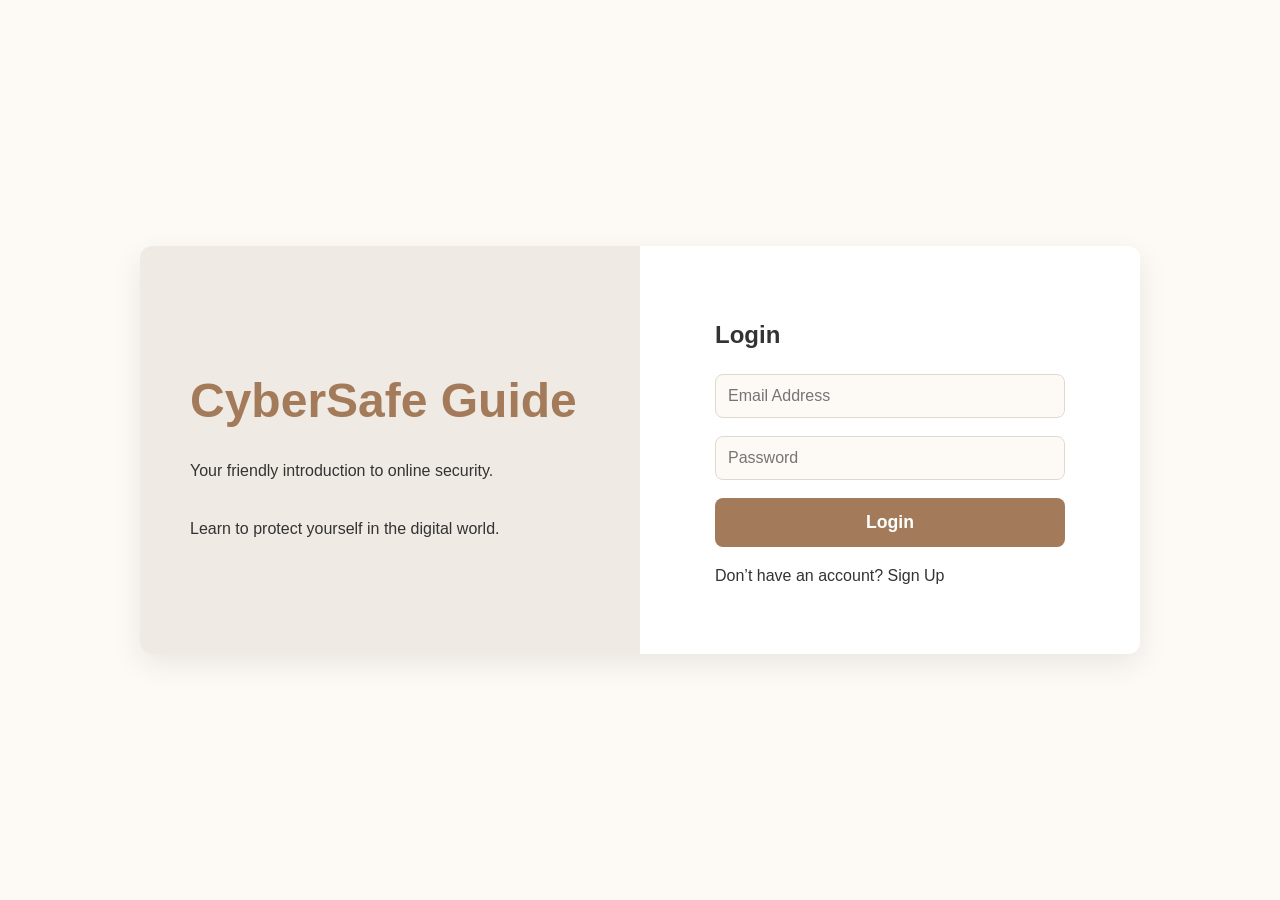
<file: frontend/pages/index.html>
<!DOCTYPE html>
<html lang="en">
<head>
    <meta charset="UTF-8">
    <meta name="viewport" content="width=device-width, initial-scale=1.0">
    <title>Welcome to CyberSafe Guide</title>
    <link rel="stylesheet" href="../css/style.css">
</head>
<body class="login-page-body">

    <div class="split-container">

        <!-- Left Side -->
        <div class="welcome-section">
            <h1>CyberSafe Guide</h1>
            <p>Your friendly introduction to online security.</p>
            <p>Learn to protect yourself in the digital world.</p>
        </div>

        <!-- Right Side -->
        <div class="form-section">

            <!-- LOGIN FORM -->
            <form class="login-form" id="loginForm">
                <h2>Login</h2>

                <input type="email" id="loginEmail" placeholder="Email Address" required>
                <input type="password" id="loginPassword" placeholder="Password" required>

                <button type="submit" class="button">Login</button>

                <p class="form-footer">
                    Don’t have an account?
                    <span class="register-link" onclick="toggleForm()">Sign Up</span>
                </p>
            </form>

            <!-- SIGNUP FORM -->
            <form class="login-form" id="signupForm" style="display: none;">
                <h2>Sign Up</h2>

                <input type="email" id="signupEmail" placeholder="Email Address" required>
                <input type="password" id="signupPassword" placeholder="Password" required>

                <button type="submit" class="button">Create Account</button>

                <p class="form-footer">
                    Already have an account?
                    <span class="register-link" onclick="toggleForm()">Login</span>
                </p>
            </form>

        </div>
    </div>

<script>
const API_URL = "http://127.0.0.1:8000";

// -------- Toggle Login/Signup -------- //
function toggleForm() {
    const loginForm = document.getElementById("loginForm");
    const signupForm = document.getElementById("signupForm");

    loginForm.style.display = loginForm.style.display === "none" ? "block" : "none";
    signupForm.style.display = signupForm.style.display === "none" ? "block" : "none";
}

// -------- LOGIN -------- //
document.getElementById("loginForm").addEventListener("submit", async (e) => {
    e.preventDefault();

    const email = document.getElementById("loginEmail").value;
    const password = document.getElementById("loginPassword").value;

    const res = await fetch(`${API_URL}/login`, {
        method: "POST",
        headers: {"Content-Type": "application/json"},
        body: JSON.stringify({ email, password })
    });

    const data = await res.json();

    if (data.error) {
        alert(data.error);
        return;
    }

    // Save session
    localStorage.setItem("user_id", data.user_id);
    localStorage.setItem("username", data.username);

    alert(`Welcome ${data.username}!`);

    // Redirect
    window.location.href = "community.html";
});


// -------- SIGNUP -------- //
document.getElementById("signupForm").addEventListener("submit", async (e) => {
    e.preventDefault();

    const email = document.getElementById("signupEmail").value;
    const password = document.getElementById("signupPassword").value;

    const res = await fetch(`${API_URL}/signup`, {
        method: "POST",
        headers: {"Content-Type": "application/json"},
        body: JSON.stringify({ email, password })
    });

    const data = await res.json();

    if (data.error) {
        alert(data.error);
        return;
    }

    alert("Account created! Please login.");
    toggleForm();
});
</script>

</body>
</html>
</file>
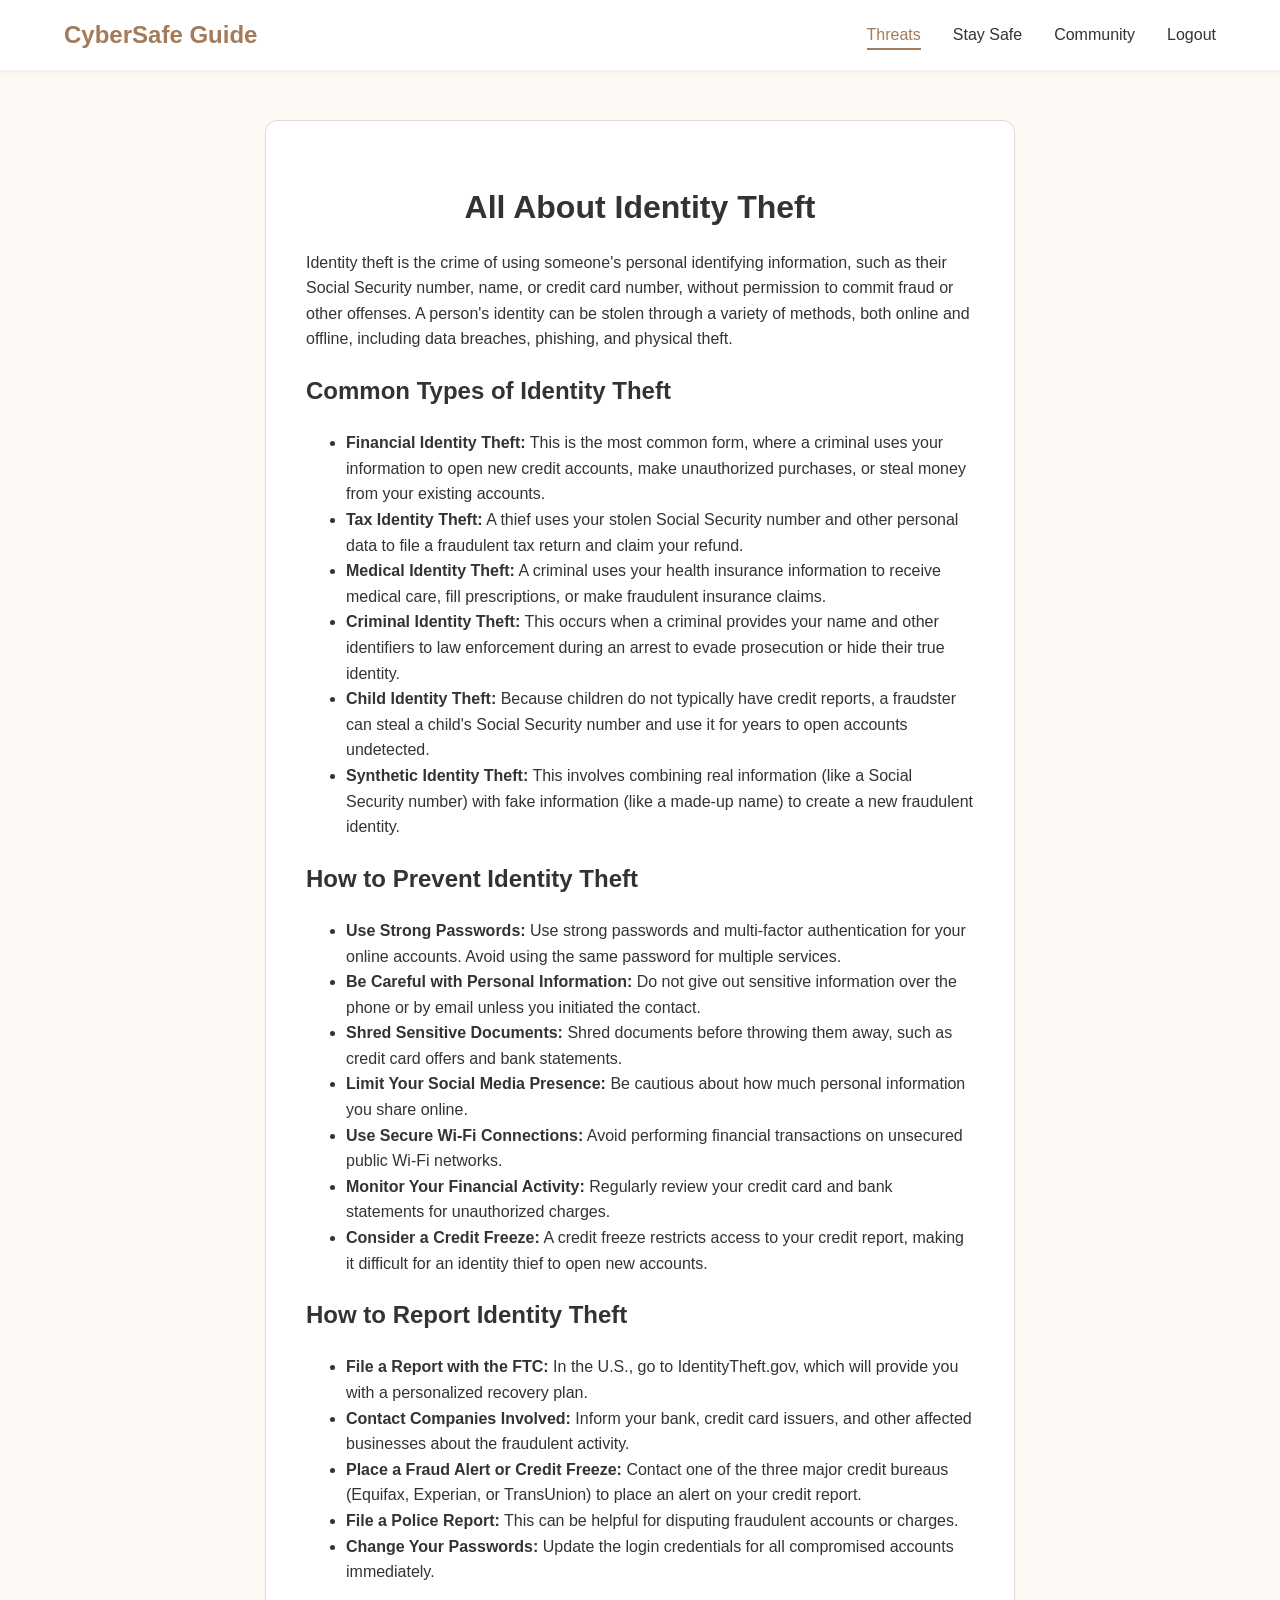
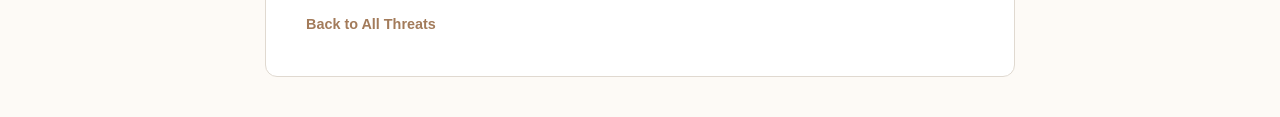
<file: frontend/pages/identity-theft.html>
<!DOCTYPE html>
<html lang="en">
<head>
    <meta charset="UTF-8">
    <meta name="viewport" content="width=device-width, initial-scale=1.0">
    <title>What Is Identity Theft? - CyberSafe Guide</title>
    <link rel="stylesheet" href="/frontend/css/style.css">
</head>
<body>
    <header>
        <nav class="main-nav">
            <div class="logo">CyberSafe Guide</div>
            <ul>
                <li><a href="threats.html" class="active">Threats</a></li>
                <li><a href="safety.html">Stay Safe</a></li>
                <li><a href="community.html">Community</a></li>
                <li><a href="index.html">Logout</a></li>
            </ul>
        </nav>
    </header>

    <main class="content-page">
        <div class="single-post">
            <h1>All About Identity Theft</h1>
            <p class="post-intro">Identity theft is the crime of using someone's personal identifying information, such as their Social Security number, name, or credit card number, without permission to commit fraud or other offenses. A person's identity can be stolen through a variety of methods, both online and offline, including data breaches, phishing, and physical theft.</p>
            
            <h2>Common Types of Identity Theft</h2>
            <ul>
                <li><strong>Financial Identity Theft:</strong> This is the most common form, where a criminal uses your information to open new credit accounts, make unauthorized purchases, or steal money from your existing accounts.</li>
                <li><strong>Tax Identity Theft:</strong> A thief uses your stolen Social Security number and other personal data to file a fraudulent tax return and claim your refund.</li>
                <li><strong>Medical Identity Theft:</strong> A criminal uses your health insurance information to receive medical care, fill prescriptions, or make fraudulent insurance claims.</li>
                <li><strong>Criminal Identity Theft:</strong> This occurs when a criminal provides your name and other identifiers to law enforcement during an arrest to evade prosecution or hide their true identity.</li>
                <li><strong>Child Identity Theft:</strong> Because children do not typically have credit reports, a fraudster can steal a child's Social Security number and use it for years to open accounts undetected.</li>
                <li><strong>Synthetic Identity Theft:</strong> This involves combining real information (like a Social Security number) with fake information (like a made-up name) to create a new fraudulent identity.</li>
            </ul>

            <h2>How to Prevent Identity Theft</h2>
            <ul>
                <li><strong>Use Strong Passwords:</strong> Use strong passwords and multi-factor authentication for your online accounts. Avoid using the same password for multiple services.</li>
                <li><strong>Be Careful with Personal Information:</strong> Do not give out sensitive information over the phone or by email unless you initiated the contact.</li>
                <li><strong>Shred Sensitive Documents:</strong> Shred documents before throwing them away, such as credit card offers and bank statements.</li>
                <li><strong>Limit Your Social Media Presence:</strong> Be cautious about how much personal information you share online.</li>
                <li><strong>Use Secure Wi-Fi Connections:</strong> Avoid performing financial transactions on unsecured public Wi-Fi networks.</li>
                <li><strong>Monitor Your Financial Activity:</strong> Regularly review your credit card and bank statements for unauthorized charges.</li>
                <li><strong>Consider a Credit Freeze:</strong> A credit freeze restricts access to your credit report, making it difficult for an identity thief to open new accounts.</li>
            </ul>

            <h2>How to Report Identity Theft</h2>
            <ul>
                <li><strong>File a Report with the FTC:</strong> In the U.S., go to IdentityTheft.gov, which will provide you with a personalized recovery plan.</li>
                <li><strong>Contact Companies Involved:</strong> Inform your bank, credit card issuers, and other affected businesses about the fraudulent activity.</li>
                <li><strong>Place a Fraud Alert or Credit Freeze:</strong> Contact one of the three major credit bureaus (Equifax, Experian, or TransUnion) to place an alert on your credit report.</li>
                <li><strong>File a Police Report:</strong> This can be helpful for disputing fraudulent accounts or charges.</li>
                <li><strong>Change Your Passwords:</strong> Update the login credentials for all compromised accounts immediately.</li>
            </ul>

            <a href="threats.html" class="card-link">
                <span class="card-cta">Back to All Threats</span>
            </a>
        </div>
    </main>
</body>
</html>
</file>
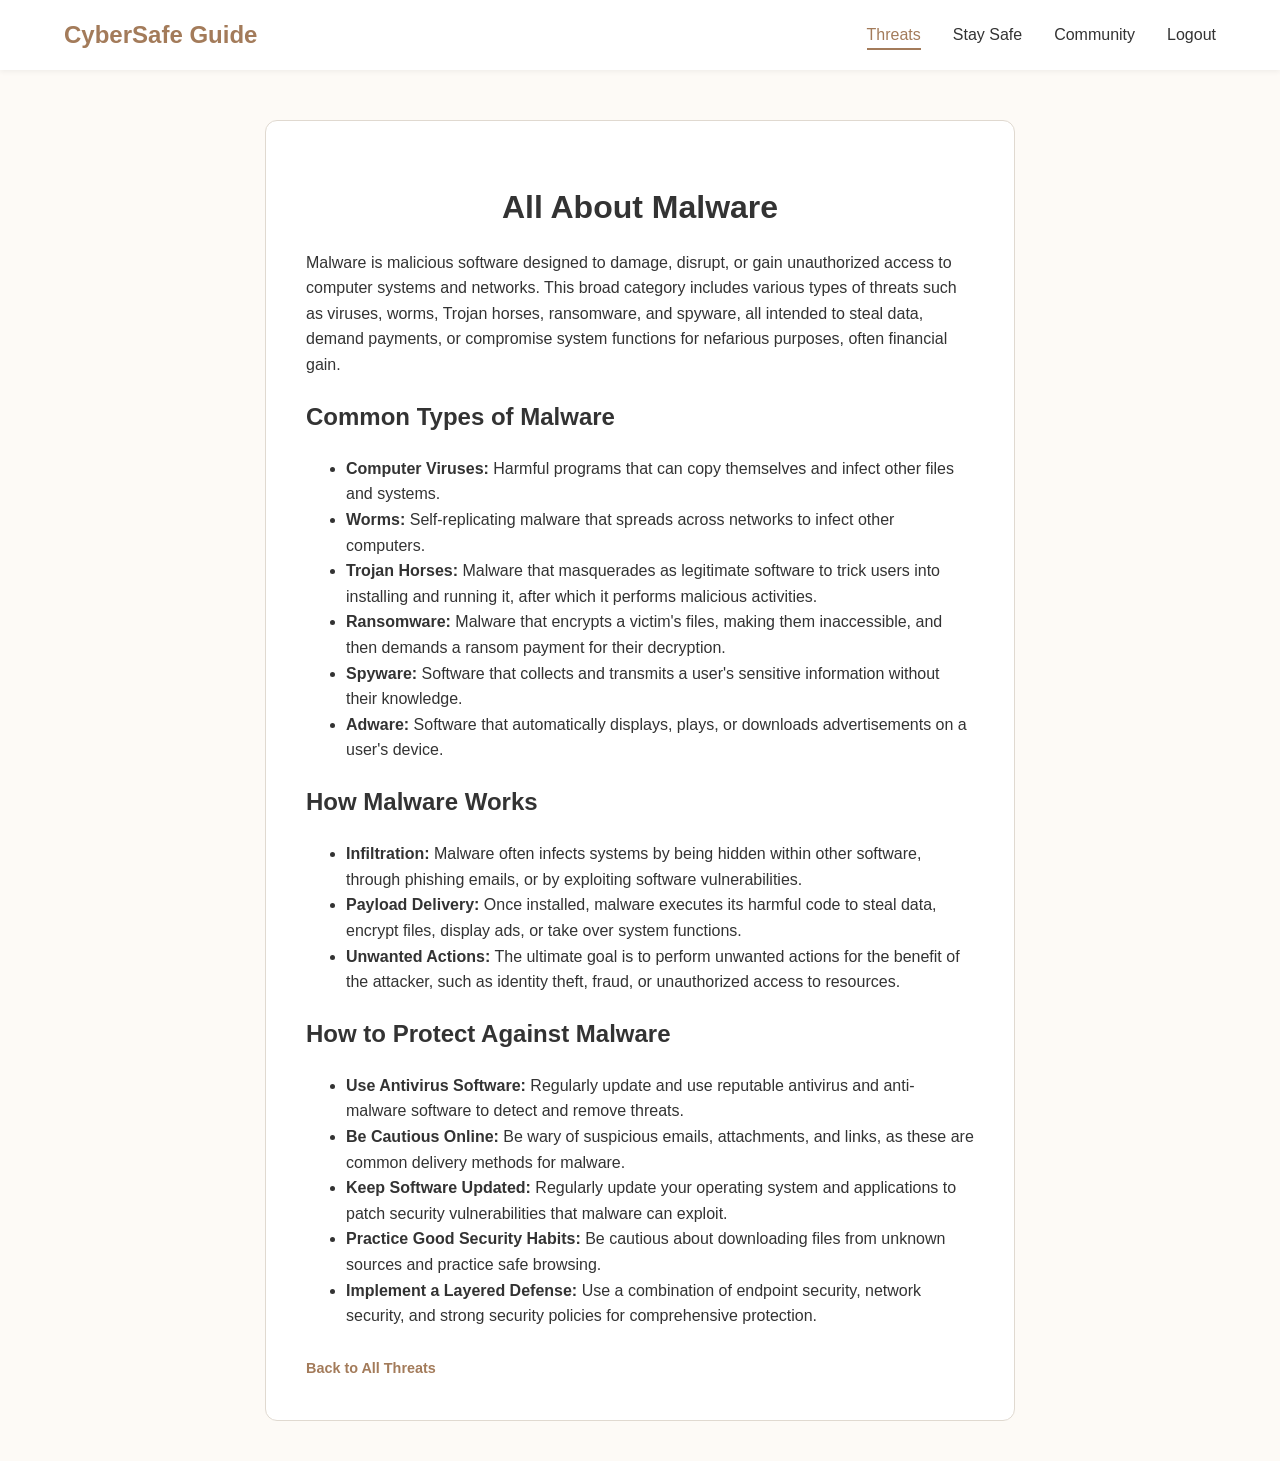
<file: frontend/pages/malware.html>
<!DOCTYPE html>
<html lang="en">
<head>
    <meta charset="UTF-8">
    <meta name="viewport" content="width=device-width, initial-scale=1.0">
    <title>What Is Malware? - CyberSafe Guide</title>
    <link rel="stylesheet" href="/frontend/css/style.css">
</head>
<body>
    <header>
        <nav class="main-nav">
            <div class="logo">CyberSafe Guide</div>
            <ul>
                <li><a href="threats.html" class="active">Threats</a></li>
                <li><a href="safety.html">Stay Safe</a></li>
                <li><a href="community.html">Community</a></li>
                <li><a href="index.html">Logout</a></li>
            </ul>
        </nav>
    </header>

    <main class="content-page">
        <div class="single-post">
            <h1>All About Malware</h1>
            <p class="post-intro">Malware is malicious software designed to damage, disrupt, or gain unauthorized access to computer systems and networks. This broad category includes various types of threats such as viruses, worms, Trojan horses, ransomware, and spyware, all intended to steal data, demand payments, or compromise system functions for nefarious purposes, often financial gain.</p>
            
            <h2>Common Types of Malware</h2>
            <ul>
                <li><strong>Computer Viruses:</strong> Harmful programs that can copy themselves and infect other files and systems.</li>
                <li><strong>Worms:</strong> Self-replicating malware that spreads across networks to infect other computers.</li>
                <li><strong>Trojan Horses:</strong> Malware that masquerades as legitimate software to trick users into installing and running it, after which it performs malicious activities.</li>
                <li><strong>Ransomware:</strong> Malware that encrypts a victim's files, making them inaccessible, and then demands a ransom payment for their decryption.</li>
                <li><strong>Spyware:</strong> Software that collects and transmits a user's sensitive information without their knowledge.</li>
                <li><strong>Adware:</strong> Software that automatically displays, plays, or downloads advertisements on a user's device.</li>
            </ul>

            <h2>How Malware Works</h2>
            <ul>
                <li><strong>Infiltration:</strong> Malware often infects systems by being hidden within other software, through phishing emails, or by exploiting software vulnerabilities.</li>
                <li><strong>Payload Delivery:</strong> Once installed, malware executes its harmful code to steal data, encrypt files, display ads, or take over system functions.</li>
                <li><strong>Unwanted Actions:</strong> The ultimate goal is to perform unwanted actions for the benefit of the attacker, such as identity theft, fraud, or unauthorized access to resources.</li>
            </ul>

            <h2>How to Protect Against Malware</h2>
            <ul>
                <li><strong>Use Antivirus Software:</strong> Regularly update and use reputable antivirus and anti-malware software to detect and remove threats.</li>
                <li><strong>Be Cautious Online:</strong> Be wary of suspicious emails, attachments, and links, as these are common delivery methods for malware.</li>
                <li><strong>Keep Software Updated:</strong> Regularly update your operating system and applications to patch security vulnerabilities that malware can exploit.</li>
                <li><strong>Practice Good Security Habits:</strong> Be cautious about downloading files from unknown sources and practice safe browsing.</li>
                <li><strong>Implement a Layered Defense:</strong> Use a combination of endpoint security, network security, and strong security policies for comprehensive protection.</li>
            </ul>

            <a href="threats.html" class="card-link">
                <span class="card-cta">Back to All Threats</span>
            </a>
        </div>
    </main>
</body>
</html>
</file>
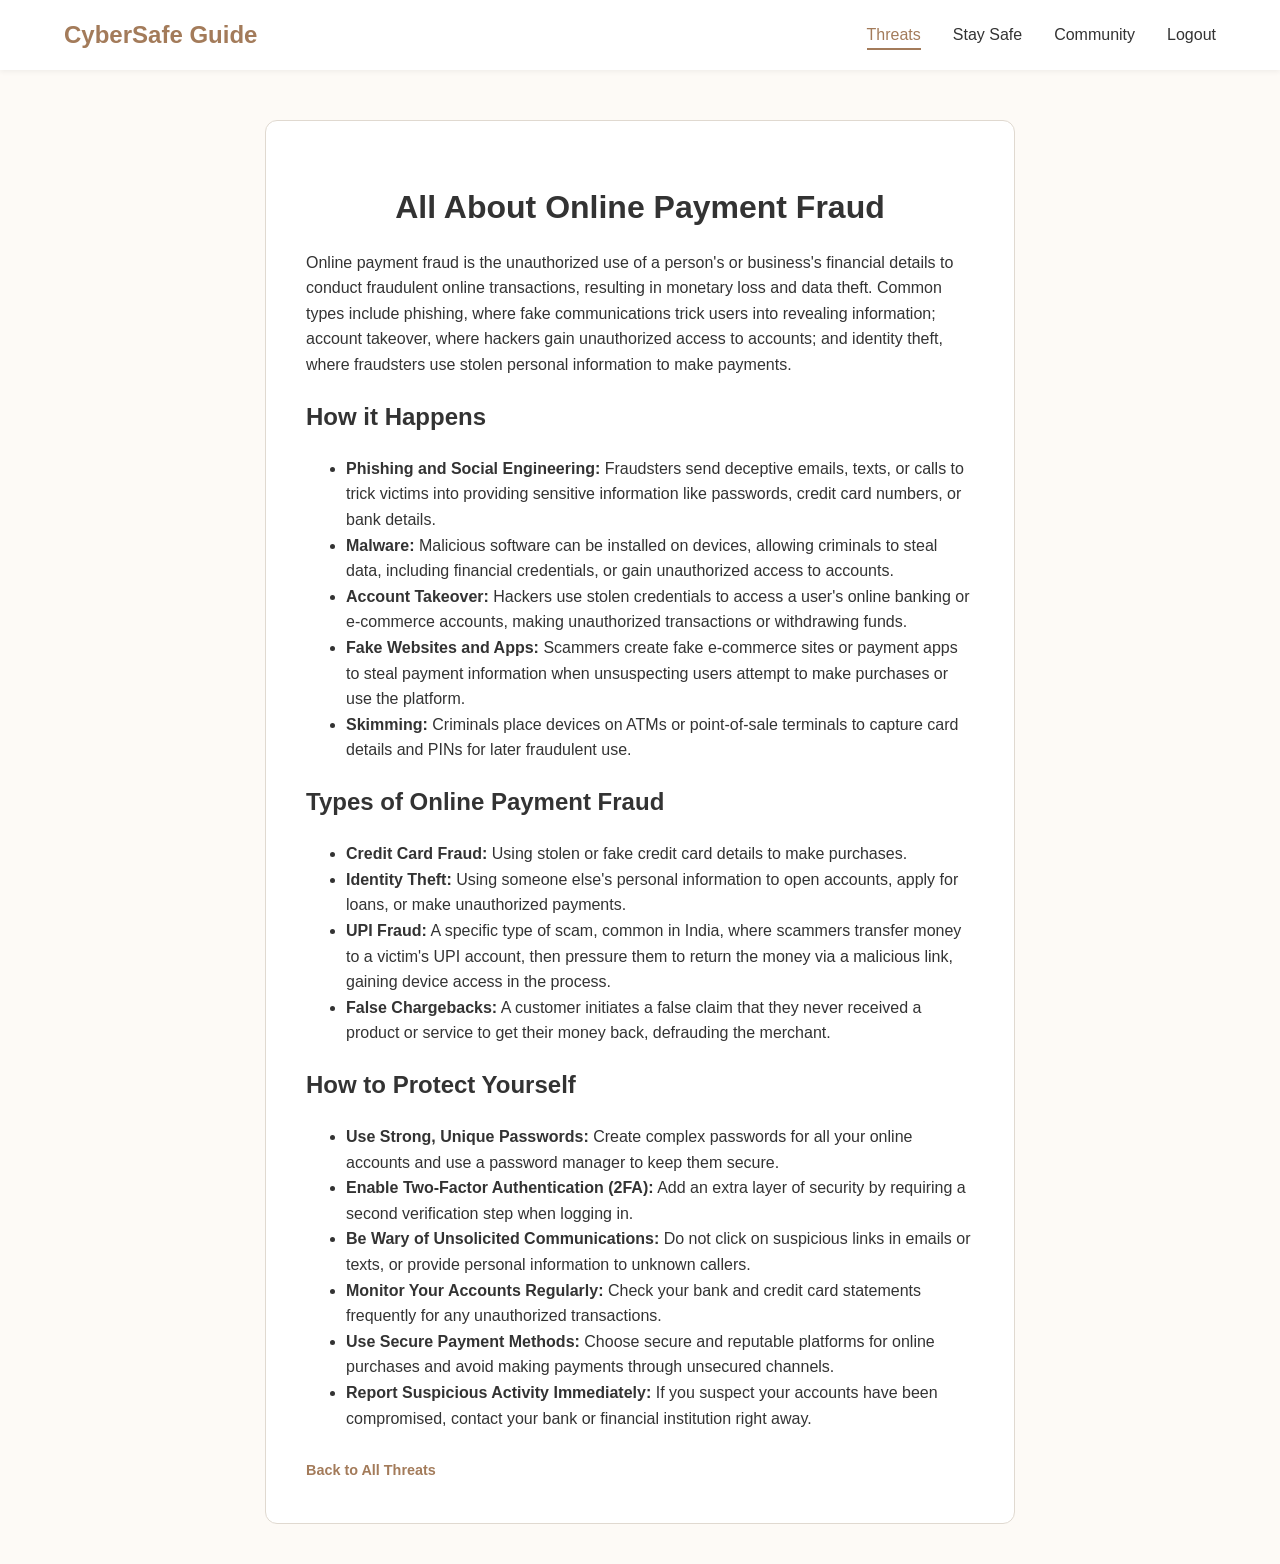
<file: frontend/pages/payment-fraud.html>
<!DOCTYPE html>
<html lang="en">
<head>
    <meta charset="UTF-8">
    <meta name="viewport" content="width=device-width, initial-scale=1.0">
    <title>What Is Online Payment Fraud? - CyberSafe Guide</title>
    <link rel="stylesheet" href="/frontend/css/style.css">
</head>
<body>
    <header>
        <nav class="main-nav">
            <div class="logo">CyberSafe Guide</div>
            <ul>
                <li><a href="threats.html" class="active">Threats</a></li>
                <li><a href="safety.html">Stay Safe</a></li>
                <li><a href="community.html">Community</a></li>
                <li><a href="index.html">Logout</a></li>
            </ul>
        </nav>
    </header>

    <main class="content-page">
        <div class="single-post">
            <h1>All About Online Payment Fraud</h1>
            <p class="post-intro">Online payment fraud is the unauthorized use of a person's or business's financial details to conduct fraudulent online transactions, resulting in monetary loss and data theft. Common types include phishing, where fake communications trick users into revealing information; account takeover, where hackers gain unauthorized access to accounts; and identity theft, where fraudsters use stolen personal information to make payments.</p>
            
            <h2>How it Happens</h2>
            <ul>
                <li><strong>Phishing and Social Engineering:</strong> Fraudsters send deceptive emails, texts, or calls to trick victims into providing sensitive information like passwords, credit card numbers, or bank details.</li>
                <li><strong>Malware:</strong> Malicious software can be installed on devices, allowing criminals to steal data, including financial credentials, or gain unauthorized access to accounts.</li>
                <li><strong>Account Takeover:</strong> Hackers use stolen credentials to access a user's online banking or e-commerce accounts, making unauthorized transactions or withdrawing funds.</li>
                <li><strong>Fake Websites and Apps:</strong> Scammers create fake e-commerce sites or payment apps to steal payment information when unsuspecting users attempt to make purchases or use the platform.</li>
                <li><strong>Skimming:</strong> Criminals place devices on ATMs or point-of-sale terminals to capture card details and PINs for later fraudulent use.</li>
            </ul>

            <h2>Types of Online Payment Fraud</h2>
            <ul>
                <li><strong>Credit Card Fraud:</strong> Using stolen or fake credit card details to make purchases.</li>
                <li><strong>Identity Theft:</strong> Using someone else's personal information to open accounts, apply for loans, or make unauthorized payments.</li>
                <li><strong>UPI Fraud:</strong> A specific type of scam, common in India, where scammers transfer money to a victim's UPI account, then pressure them to return the money via a malicious link, gaining device access in the process.</li>
                <li><strong>False Chargebacks:</strong> A customer initiates a false claim that they never received a product or service to get their money back, defrauding the merchant.</li>
            </ul>

            <h2>How to Protect Yourself</h2>
            <ul>
                <li><strong>Use Strong, Unique Passwords:</strong> Create complex passwords for all your online accounts and use a password manager to keep them secure.</li>
                <li><strong>Enable Two-Factor Authentication (2FA):</strong> Add an extra layer of security by requiring a second verification step when logging in.</li>
                <li><strong>Be Wary of Unsolicited Communications:</strong> Do not click on suspicious links in emails or texts, or provide personal information to unknown callers.</li>
                <li><strong>Monitor Your Accounts Regularly:</strong> Check your bank and credit card statements frequently for any unauthorized transactions.</li>
                <li><strong>Use Secure Payment Methods:</strong> Choose secure and reputable platforms for online purchases and avoid making payments through unsecured channels.</li>
                <li><strong>Report Suspicious Activity Immediately:</strong> If you suspect your accounts have been compromised, contact your bank or financial institution right away.</li>
            </ul>

            <a href="threats.html" class="card-link">
                <span class="card-cta">Back to All Threats</span>
            </a>
        </div>
    </main>
</body>
</html>
</file>
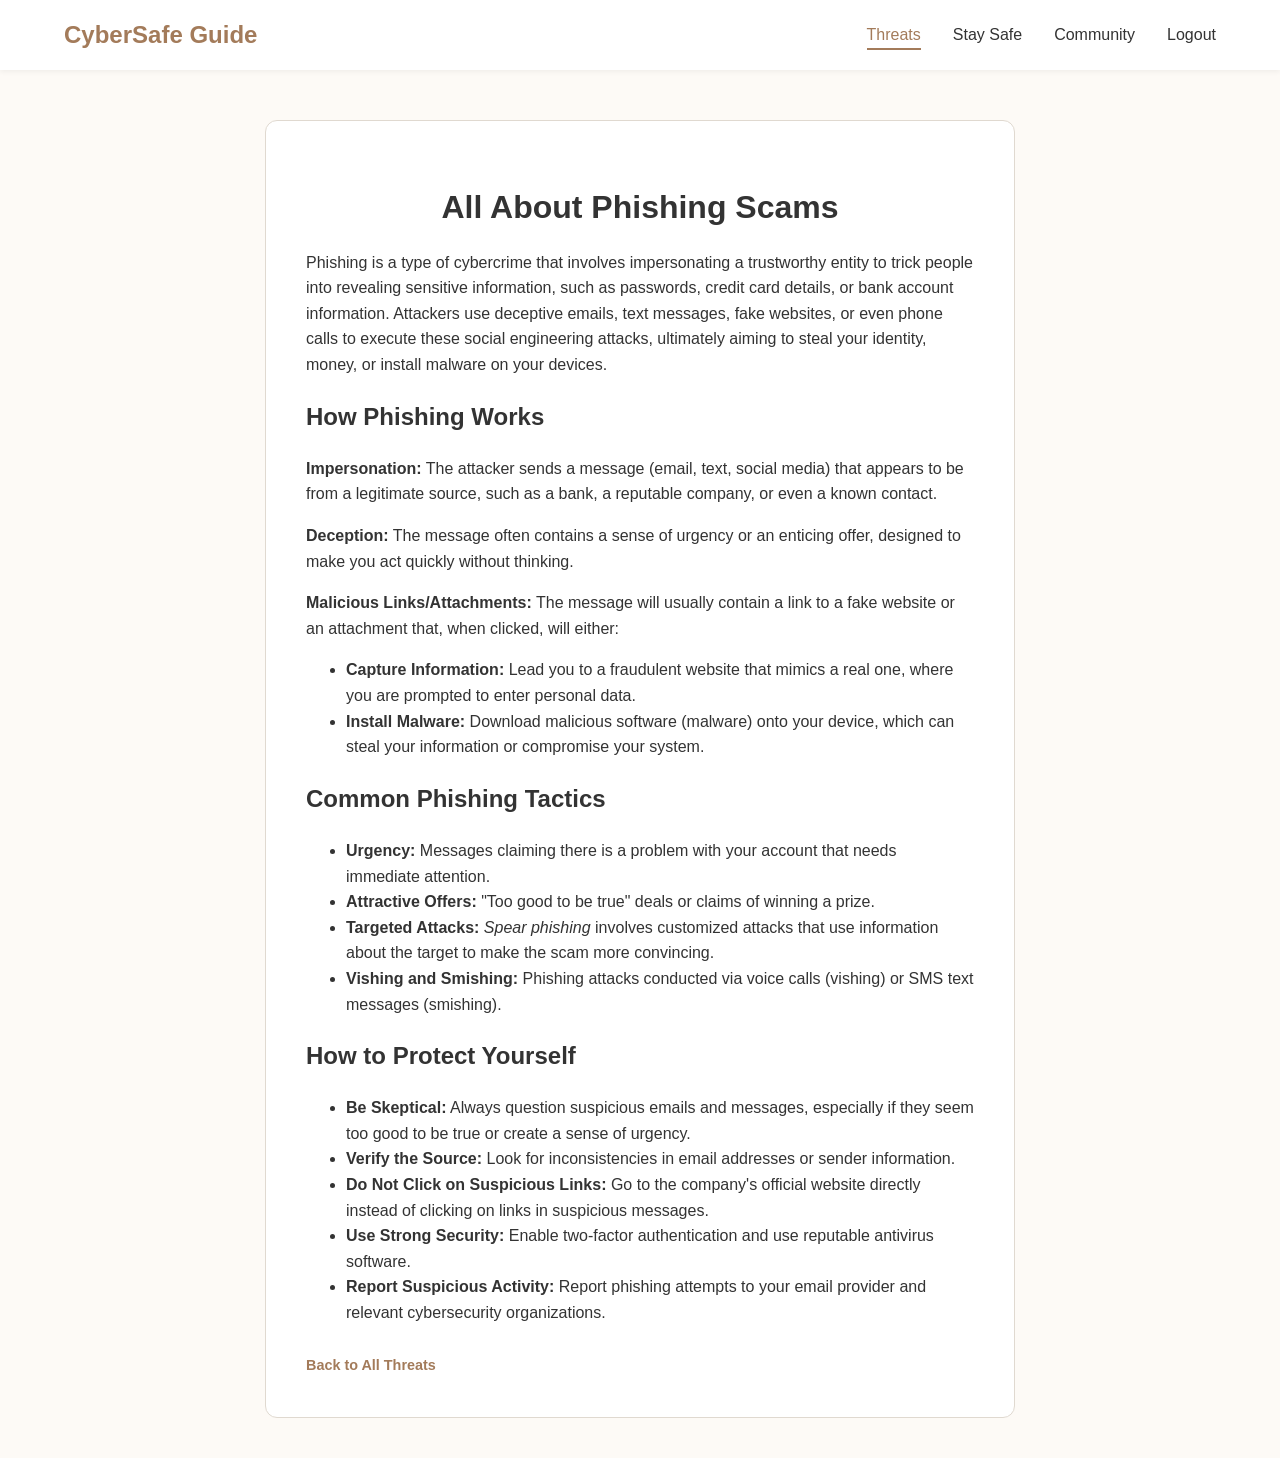
<file: frontend/pages/phishing.html>
<!DOCTYPE html>
<html lang="en">
<head>
    <meta charset="UTF-8">
    <meta name="viewport" content="width=device-width, initial-scale=1.0">
    <title>What Is Phishing? - CyberSafe Guide</title>
    <link rel="stylesheet" href="/frontend/css/style.css">
</head>
<body>
    <header>
        <nav class="main-nav">
            <div class="logo">CyberSafe Guide</div>
            <ul>
                <li><a href="threats.html" class="active">Threats</a></li>
                <li><a href="safety.html">Stay Safe</a></li>
                <li><a href="community.html">Community</a></li>
                <li><a href="index.html">Logout</a></li>
            </ul>
        </nav>
    </header>

    <main class="content-page">
        <div class="single-post">
            <h1>All About Phishing Scams</h1>
            <p class="post-intro">Phishing is a type of cybercrime that involves impersonating a trustworthy entity to trick people into revealing sensitive information, such as passwords, credit card details, or bank account information. Attackers use deceptive emails, text messages, fake websites, or even phone calls to execute these social engineering attacks, ultimately aiming to steal your identity, money, or install malware on your devices.</p>
            
            <h2>How Phishing Works</h2>
            <p><strong>Impersonation:</strong> The attacker sends a message (email, text, social media) that appears to be from a legitimate source, such as a bank, a reputable company, or even a known contact.</p>
            <p><strong>Deception:</strong> The message often contains a sense of urgency or an enticing offer, designed to make you act quickly without thinking.</p>
            <p><strong>Malicious Links/Attachments:</strong> The message will usually contain a link to a fake website or an attachment that, when clicked, will either:</p>
            <ul>
                <li><strong>Capture Information:</strong> Lead you to a fraudulent website that mimics a real one, where you are prompted to enter personal data.</li>
                <li><strong>Install Malware:</strong> Download malicious software (malware) onto your device, which can steal your information or compromise your system.</li>
            </ul>

            <h2>Common Phishing Tactics</h2>
            <ul>
                <li><strong>Urgency:</strong> Messages claiming there is a problem with your account that needs immediate attention.</li>
                <li><strong>Attractive Offers:</strong> "Too good to be true" deals or claims of winning a prize.</li>
                <li><strong>Targeted Attacks:</strong> <em>Spear phishing</em> involves customized attacks that use information about the target to make the scam more convincing.</li>
                <li><strong>Vishing and Smishing:</strong> Phishing attacks conducted via voice calls (vishing) or SMS text messages (smishing).</li>
            </ul>
            
            <h2>How to Protect Yourself</h2>
            <ul>
                <li><strong>Be Skeptical:</strong> Always question suspicious emails and messages, especially if they seem too good to be true or create a sense of urgency.</li>
                <li><strong>Verify the Source:</strong> Look for inconsistencies in email addresses or sender information.</li>
                <li><strong>Do Not Click on Suspicious Links:</strong> Go to the company's official website directly instead of clicking on links in suspicious messages.</li>
                <li><strong>Use Strong Security:</strong> Enable two-factor authentication and use reputable antivirus software.</li>
                <li><strong>Report Suspicious Activity:</strong> Report phishing attempts to your email provider and relevant cybersecurity organizations.</li>
            </ul>

            <a href="threats.html" class="card-link">
                <span class="card-cta">Back to All Threats</span>
            </a>
        </div>
    </main>
</body>
</html>
</file>
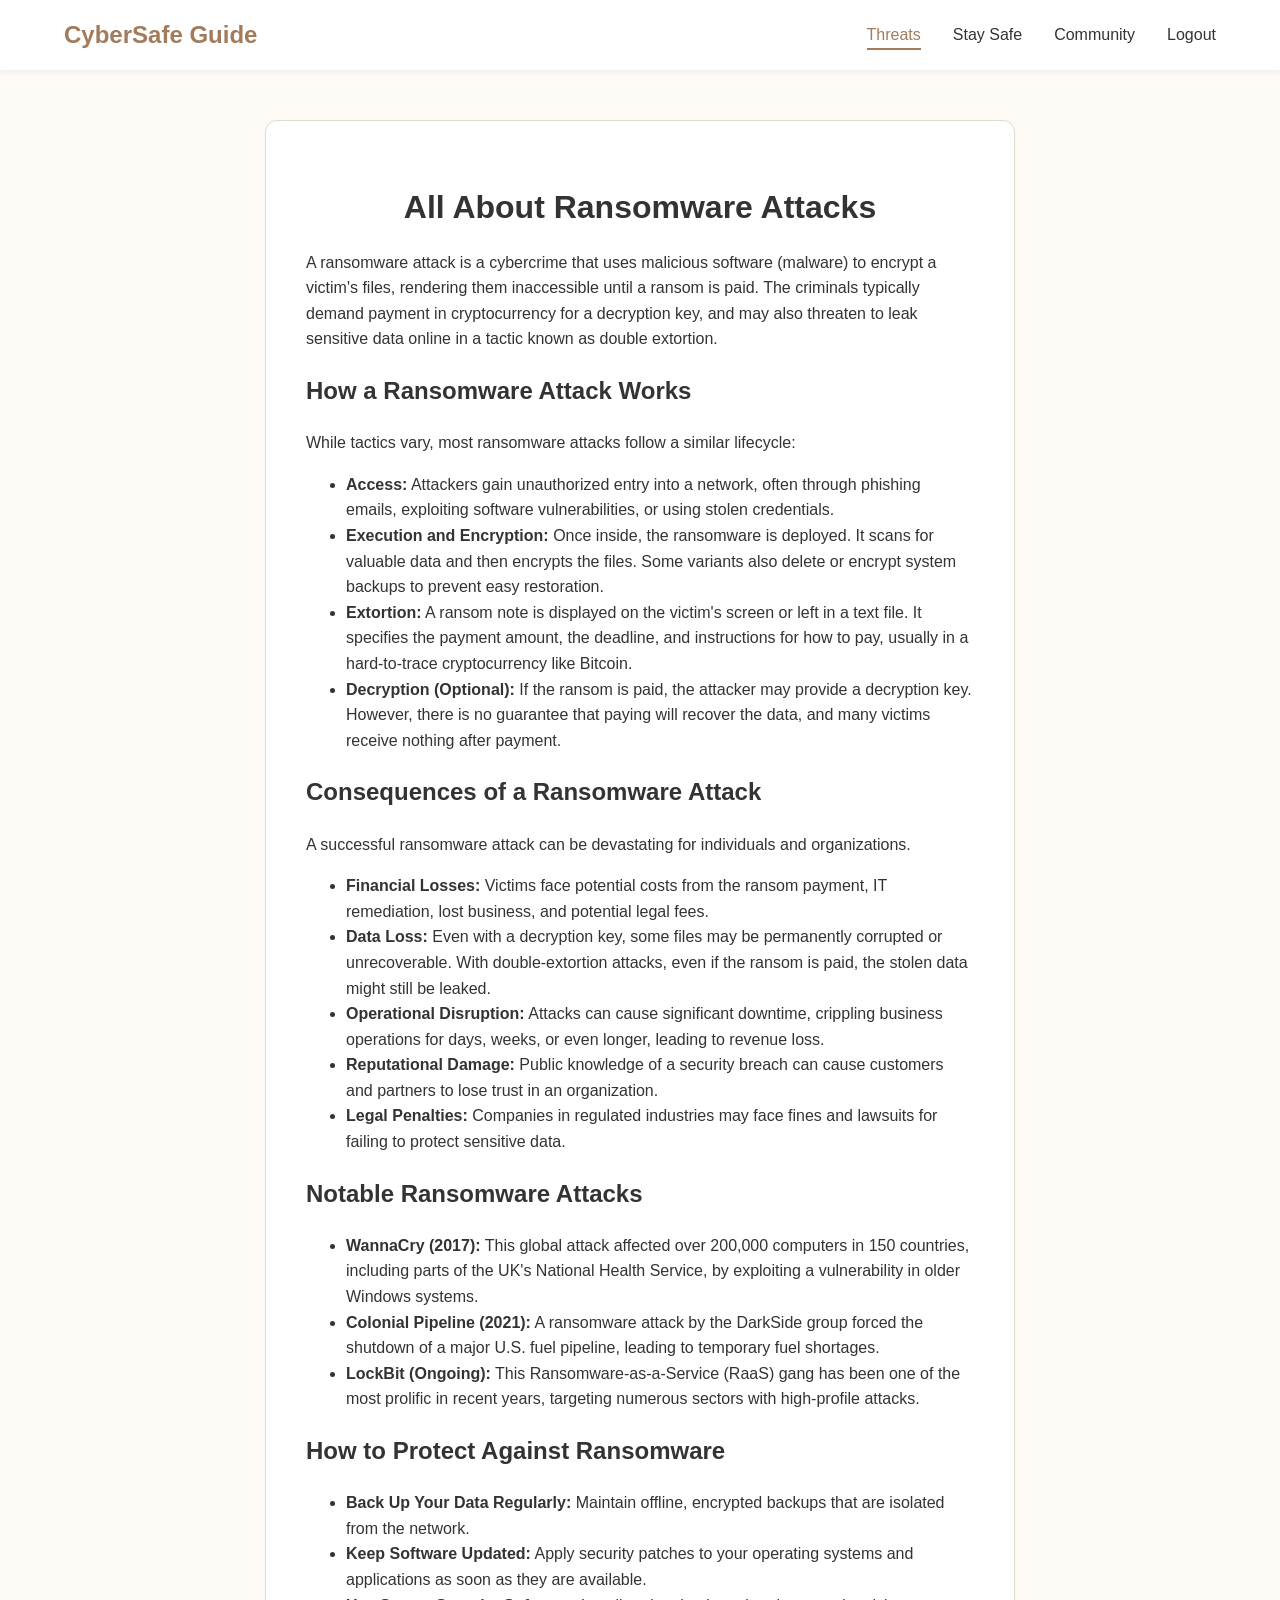
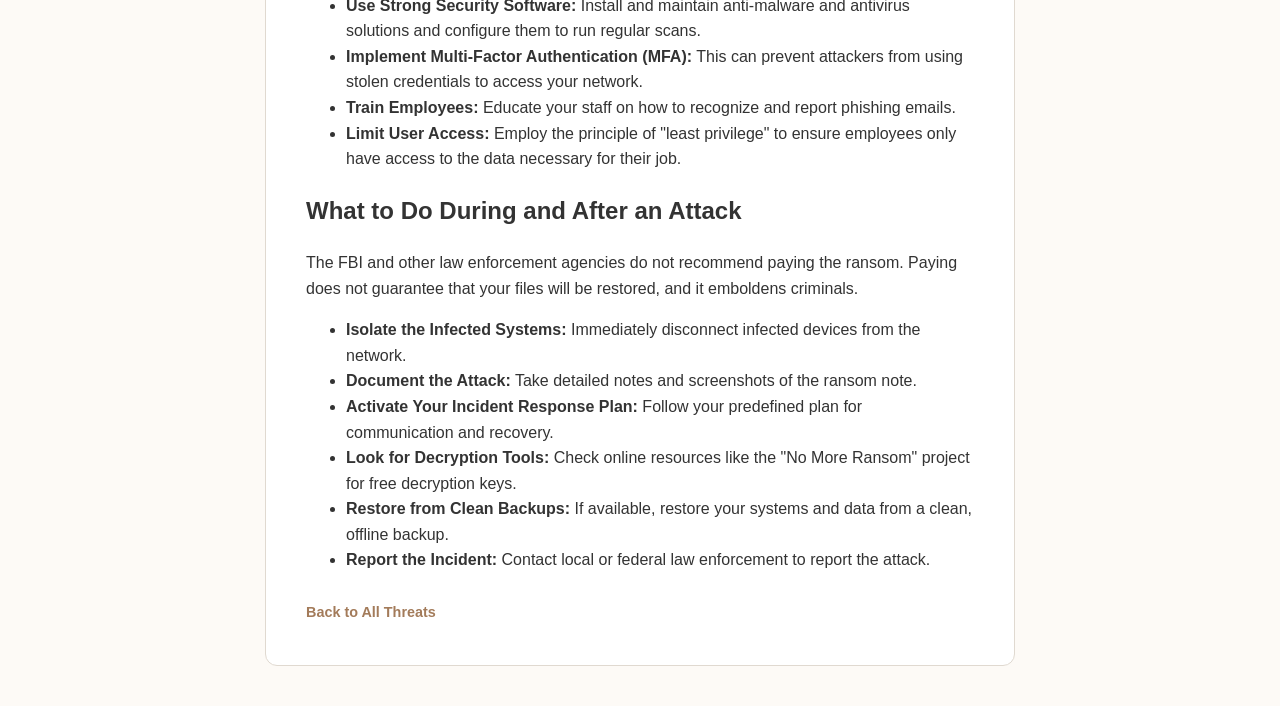
<file: frontend/pages/ransomware.html>
<!DOCTYPE html>
<html lang="en">
<head>
    <meta charset="UTF-8">
    <meta name="viewport" content="width=device-width, initial-scale=1.0">
    <title>What Is Ransomware? - CyberSafe Guide</title>
    <link rel="stylesheet" href="/frontend/css/style.css">
</head>
<body>
    <header>
        <nav class="main-nav">
            <div class="logo">CyberSafe Guide</div>
            <ul>
                <li><a href="threats.html" class="active">Threats</a></li>
                <li><a href="safety.html">Stay Safe</a></li>
                <li><a href="community.html">Community</a></li>
                <li><a href="index.html">Logout</a></li>
            </ul>
        </nav>
    </header>

    <main class="content-page">
        <div class="single-post">
            <h1>All About Ransomware Attacks</h1>
            <p class="post-intro">A ransomware attack is a cybercrime that uses malicious software (malware) to encrypt a victim's files, rendering them inaccessible until a ransom is paid. The criminals typically demand payment in cryptocurrency for a decryption key, and may also threaten to leak sensitive data online in a tactic known as double extortion.</p>
            
            <h2>How a Ransomware Attack Works</h2>
            <p>While tactics vary, most ransomware attacks follow a similar lifecycle:</p>
            <ul>
                <li><strong>Access:</strong> Attackers gain unauthorized entry into a network, often through phishing emails, exploiting software vulnerabilities, or using stolen credentials.</li>
                <li><strong>Execution and Encryption:</strong> Once inside, the ransomware is deployed. It scans for valuable data and then encrypts the files. Some variants also delete or encrypt system backups to prevent easy restoration.</li>
                <li><strong>Extortion:</strong> A ransom note is displayed on the victim's screen or left in a text file. It specifies the payment amount, the deadline, and instructions for how to pay, usually in a hard-to-trace cryptocurrency like Bitcoin.</li>
                <li><strong>Decryption (Optional):</strong> If the ransom is paid, the attacker may provide a decryption key. However, there is no guarantee that paying will recover the data, and many victims receive nothing after payment.</li>
            </ul>

            <h2>Consequences of a Ransomware Attack</h2>
            <p>A successful ransomware attack can be devastating for individuals and organizations.</p>
            <ul>
                <li><strong>Financial Losses:</strong> Victims face potential costs from the ransom payment, IT remediation, lost business, and potential legal fees.</li>
                <li><strong>Data Loss:</strong> Even with a decryption key, some files may be permanently corrupted or unrecoverable. With double-extortion attacks, even if the ransom is paid, the stolen data might still be leaked.</li>
                <li><strong>Operational Disruption:</strong> Attacks can cause significant downtime, crippling business operations for days, weeks, or even longer, leading to revenue loss.</li>
                <li><strong>Reputational Damage:</strong> Public knowledge of a security breach can cause customers and partners to lose trust in an organization.</li>
                <li><strong>Legal Penalties:</strong> Companies in regulated industries may face fines and lawsuits for failing to protect sensitive data.</li>
            </ul>

            <h2>Notable Ransomware Attacks</h2>
            <ul>
                <li><strong>WannaCry (2017):</strong> This global attack affected over 200,000 computers in 150 countries, including parts of the UK's National Health Service, by exploiting a vulnerability in older Windows systems.</li>
                <li><strong>Colonial Pipeline (2021):</strong> A ransomware attack by the DarkSide group forced the shutdown of a major U.S. fuel pipeline, leading to temporary fuel shortages.</li>
                <li><strong>LockBit (Ongoing):</strong> This Ransomware-as-a-Service (RaaS) gang has been one of the most prolific in recent years, targeting numerous sectors with high-profile attacks.</li>
            </ul>

            <h2>How to Protect Against Ransomware</h2>
            <ul>
                <li><strong>Back Up Your Data Regularly:</strong> Maintain offline, encrypted backups that are isolated from the network.</li>
                <li><strong>Keep Software Updated:</strong> Apply security patches to your operating systems and applications as soon as they are available.</li>
                <li><strong>Use Strong Security Software:</strong> Install and maintain anti-malware and antivirus solutions and configure them to run regular scans.</li>
                <li><strong>Implement Multi-Factor Authentication (MFA):</strong> This can prevent attackers from using stolen credentials to access your network.</li>
                <li><strong>Train Employees:</strong> Educate your staff on how to recognize and report phishing emails.</li>
                <li><strong>Limit User Access:</strong> Employ the principle of "least privilege" to ensure employees only have access to the data necessary for their job.</li>
            </ul>

            <h2>What to Do During and After an Attack</h2>
            <p>The FBI and other law enforcement agencies do not recommend paying the ransom. Paying does not guarantee that your files will be restored, and it emboldens criminals.</p>
            <ul>
                <li><strong>Isolate the Infected Systems:</strong> Immediately disconnect infected devices from the network.</li>
                <li><strong>Document the Attack:</strong> Take detailed notes and screenshots of the ransom note.</li>
                <li><strong>Activate Your Incident Response Plan:</strong> Follow your predefined plan for communication and recovery.</li>
                <li><strong>Look for Decryption Tools:</strong> Check online resources like the "No More Ransom" project for free decryption keys.</li>
                <li><strong>Restore from Clean Backups:</strong> If available, restore your systems and data from a clean, offline backup.</li>
                <li><strong>Report the Incident:</strong> Contact local or federal law enforcement to report the attack.</li>
            </ul>

            <a href="threats.html" class="card-link">
                <span class="card-cta">Back to All Threats</span>
            </a>
        </div>
    </main>
</body>
</html>
</file>
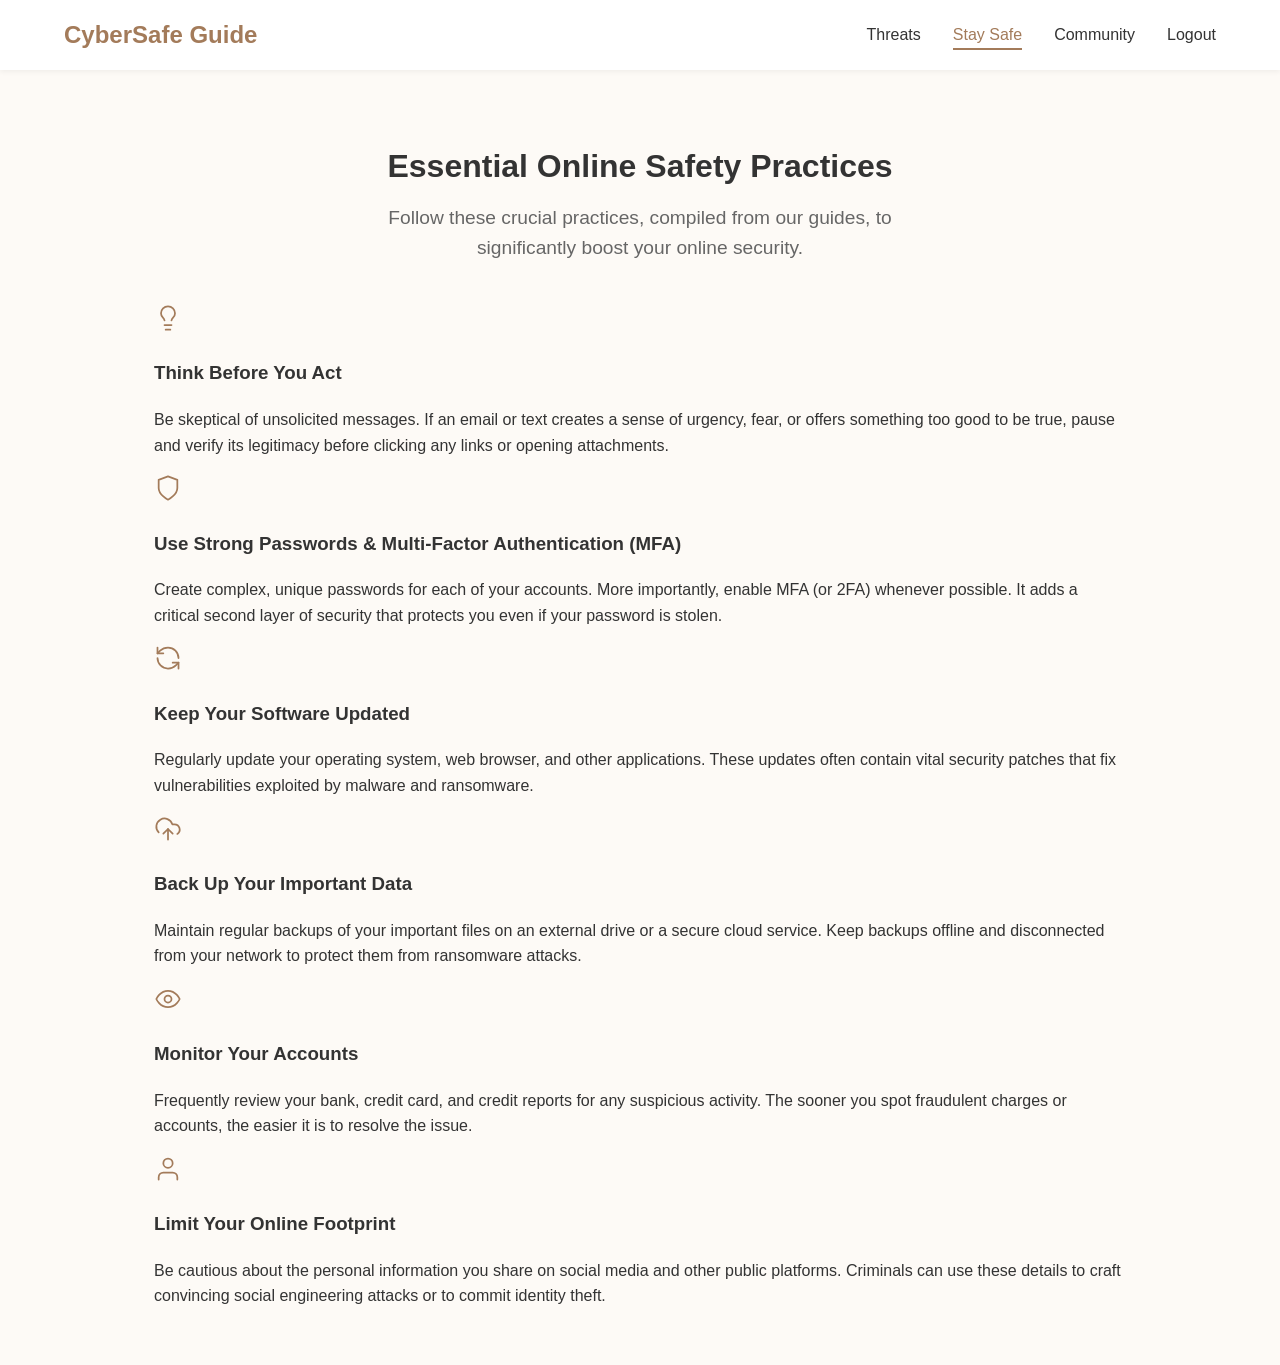
<file: frontend/pages/safety.html>
<!DOCTYPE html>
<html lang="en">
<head>
    <meta charset="UTF-8">
    <meta name="viewport" content="width=device-width, initial-scale=1.0">
    <title>How to Stay Safe - CyberSafe Guide</title>
    <link rel="stylesheet" href="/frontend/css/style.css">
</head>
<body>
    <header>
        <nav class="main-nav">
            <div class="logo">CyberSafe Guide</div>
            <ul>
            <li><a href="threats.html">Threats</a></li>
            <li><a href="safety.html" class="active">Stay Safe</a></li>
            <li><a href="community.html">Community</a></li>
            <li><a href="index.html">Logout</a></li>
            </ul>
        </nav>
    </header>

    <main class="content-page">
        <h1>Essential Online Safety Practices</h1>
        <p class="subtitle">Follow these crucial practices, compiled from our guides, to significantly boost your online security.</p>

        <div class="tips-container">
            <div class="tip">
                <div class="tip-icon">
                    <svg xmlns="http://www.w3.org/2000/svg" viewBox="0 0 24 24" fill="none" stroke="currentColor" stroke-width="1.5" stroke-linecap="round" stroke-linejoin="round"><path d="M15 14c.2-1 .7-1.7 1.5-2.5 1-.9 1.5-2.2 1.5-3.5A6 6 0 0 0 6 8c0 1 .2 2.2 1.5 3.5.7.7 1.3 1.5 1.5 2.5"/><path d="M9 18h6"/><path d="M10 22h4"/></svg>
                </div>
                <div class="tip-content">
                    <h3>Think Before You Act</h3>
                    <p>Be skeptical of unsolicited messages. If an email or text creates a sense of urgency, fear, or offers something too good to be true, pause and verify its legitimacy before clicking any links or opening attachments.</p>
                </div>
            </div>
            <div class="tip">
                <div class="tip-icon">
                    <svg xmlns="http://www.w3.org/2000/svg" viewBox="0 0 24 24" fill="none" stroke="currentColor" stroke-width="1.5" stroke-linecap="round" stroke-linejoin="round"><path d="M12 22s8-4 8-10V5l-8-3-8 3v7c0 6 8 10 8 10z"/></svg>
                </div>
                <div class="tip-content">
                    <h3>Use Strong Passwords & Multi-Factor Authentication (MFA)</h3>
                    <p>Create complex, unique passwords for each of your accounts. More importantly, enable MFA (or 2FA) whenever possible. It adds a critical second layer of security that protects you even if your password is stolen.</p>
                </div>
            </div>
            <div class="tip">
                <div class="tip-icon">
                    <svg xmlns="http://www.w3.org/2000/svg" viewBox="0 0 24 24" fill="none" stroke="currentColor" stroke-width="1.5" stroke-linecap="round" stroke-linejoin="round"><path d="M21 12a9 9 0 0 0-9-9 9.75 9.75 0 0 0-6.74 2.74L3 8"/><path d="M3 3v5h5"/><path d="M3 12a9 9 0 0 0 9 9 9.75 9.75 0 0 0 6.74-2.74L21 16"/><path d="M21 21v-5h-5"/></svg>
                </div>
                <div class="tip-content">
                    <h3>Keep Your Software Updated</h3>
                    <p>Regularly update your operating system, web browser, and other applications. These updates often contain vital security patches that fix vulnerabilities exploited by malware and ransomware.</p>
                </div>
            </div>
            <div class="tip">
                <div class="tip-icon">
                    <svg xmlns="http://www.w3.org/2000/svg" viewBox="0 0 24 24" fill="none" stroke="currentColor" stroke-width="1.5" stroke-linecap="round" stroke-linejoin="round"><path d="M4 14.899A7 7 0 1 1 15.71 8h1.79a4.5 4.5 0 0 1 2.5 8.242"/><path d="M12 12v9"/><path d="m16 16-4-4-4 4"/></svg>
                </div>
                <div class="tip-content">
                    <h3>Back Up Your Important Data</h3>
                    <p>Maintain regular backups of your important files on an external drive or a secure cloud service. Keep backups offline and disconnected from your network to protect them from ransomware attacks.</p>
                </div>
            </div>
            <div class="tip">
                <div class="tip-icon">
                    <svg xmlns="http://www.w3.org/2000/svg" viewBox="0 0 24 24" fill="none" stroke="currentColor" stroke-width="1.5" stroke-linecap="round" stroke-linejoin="round"><path d="M2 12s3-7 10-7 10 7 10 7-3 7-10 7-10-7-10-7Z"/><circle cx="12" cy="12" r="3"/></svg>
                </div>
                <div class="tip-content">
                    <h3>Monitor Your Accounts</h3>
                    <p>Frequently review your bank, credit card, and credit reports for any suspicious activity. The sooner you spot fraudulent charges or accounts, the easier it is to resolve the issue.</p>
                </div>
            </div>
             <div class="tip">
                <div class="tip-icon">
                    <svg xmlns="http://www.w3.org/2000/svg" viewBox="0 0 24 24" fill="none" stroke="currentColor" stroke-width="1.5" stroke-linecap="round" stroke-linejoin="round"><path d="M20 21v-2a4 4 0 0 0-4-4H8a4 4 0 0 0-4 4v2"/><circle cx="12" cy="7" r="4"/></svg>
                </div>
                <div class="tip-content">
                    <h3>Limit Your Online Footprint</h3>
                    <p>Be cautious about the personal information you share on social media and other public platforms. Criminals can use these details to craft convincing social engineering attacks or to commit identity theft.</p>
                </div>
            </div>
        </div>
    </main>
</body>
</html>
</file>
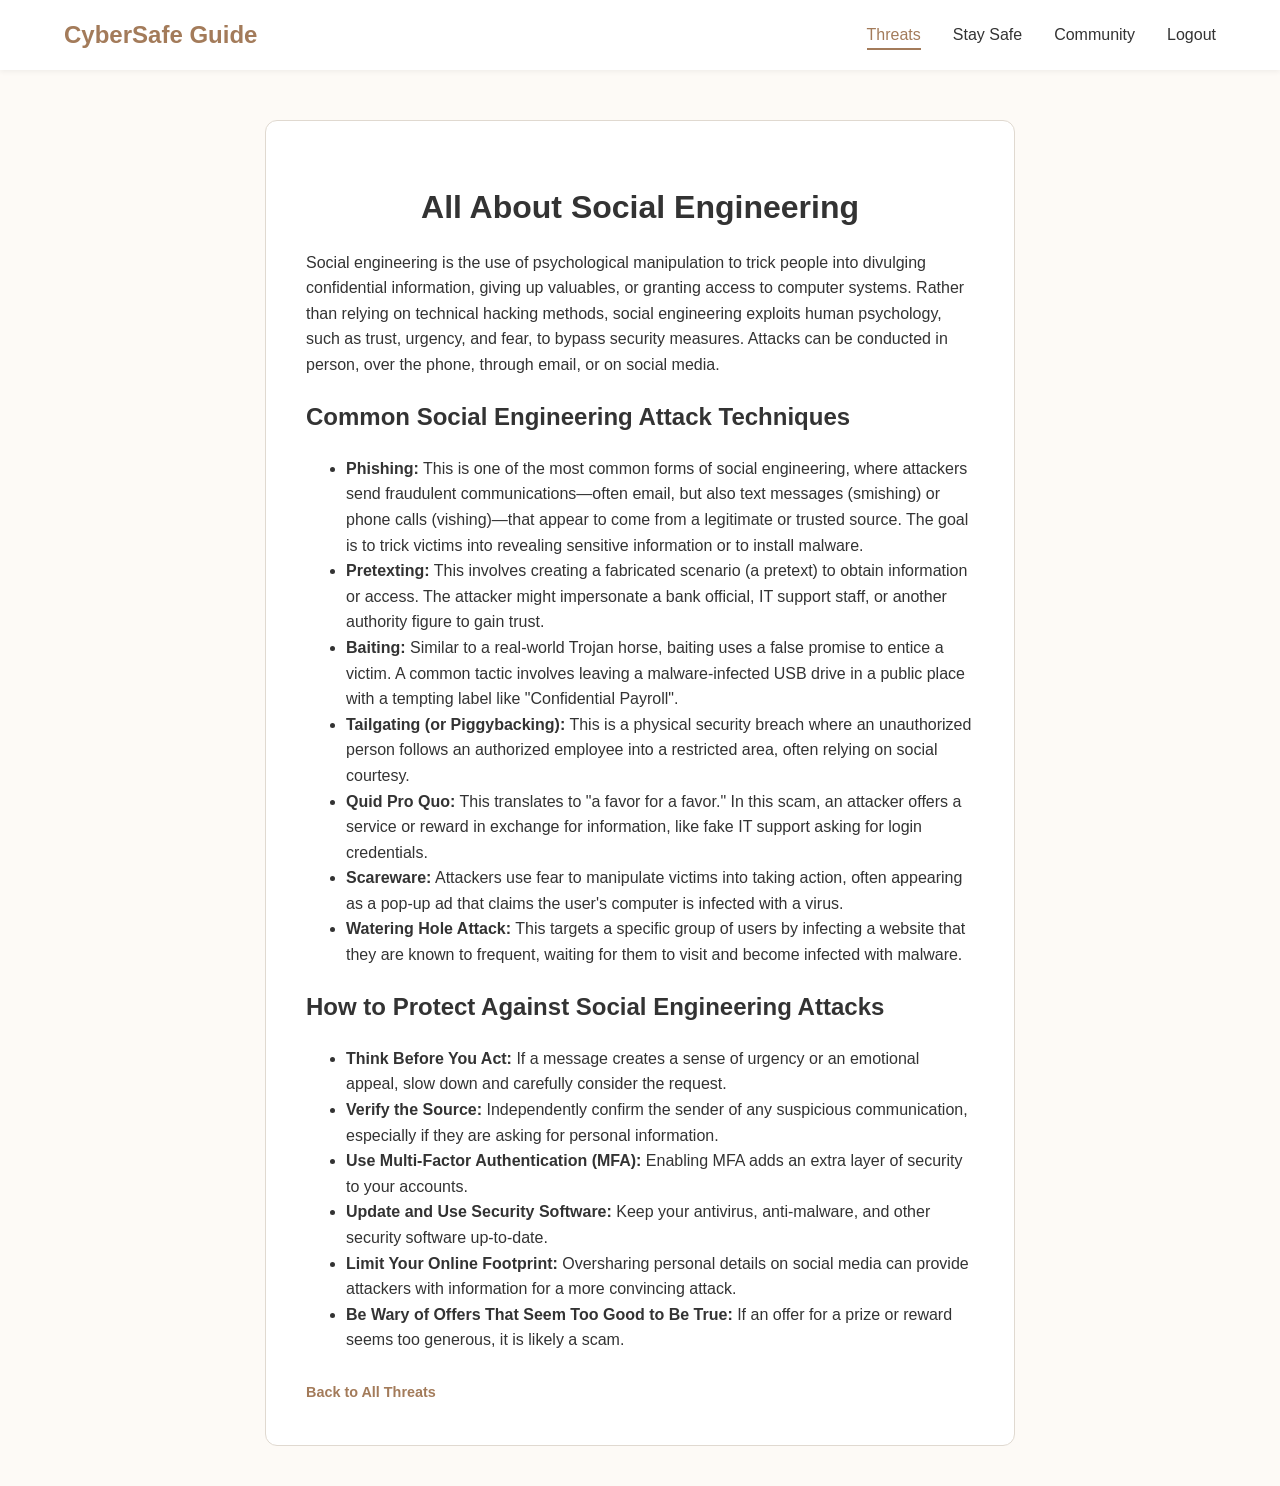
<file: frontend/pages/social-engineering.html>
<!DOCTYPE html>
<html lang="en">
<head>
    <meta charset="UTF-8">
    <meta name="viewport" content="width=device-width, initial-scale=1.0">
    <title>What Is Social Engineering? - CyberSafe Guide</title>
    <link rel="stylesheet" href="/frontend/css/style.css">
</head>
<body>
    <header>
        <nav class="main-nav">
            <div class="logo">CyberSafe Guide</div>
            <ul>
                <li><a href="threats.html" class="active">Threats</a></li>
                <li><a href="safety.html">Stay Safe</a></li>
                <li><a href="community.html">Community</a></li>
                <li><a href="index.html">Logout</a></li>
            </ul>
        </nav>
    </header>

    <main class="content-page">
        <div class="single-post">
            <h1>All About Social Engineering</h1>
            <p class="post-intro">Social engineering is the use of psychological manipulation to trick people into divulging confidential information, giving up valuables, or granting access to computer systems. Rather than relying on technical hacking methods, social engineering exploits human psychology, such as trust, urgency, and fear, to bypass security measures. Attacks can be conducted in person, over the phone, through email, or on social media.</p>
            
            <h2>Common Social Engineering Attack Techniques</h2>
            <ul>
                <li><strong>Phishing:</strong> This is one of the most common forms of social engineering, where attackers send fraudulent communications—often email, but also text messages (smishing) or phone calls (vishing)—that appear to come from a legitimate or trusted source. The goal is to trick victims into revealing sensitive information or to install malware.</li>
                <li><strong>Pretexting:</strong> This involves creating a fabricated scenario (a pretext) to obtain information or access. The attacker might impersonate a bank official, IT support staff, or another authority figure to gain trust.</li>
                <li><strong>Baiting:</strong> Similar to a real-world Trojan horse, baiting uses a false promise to entice a victim. A common tactic involves leaving a malware-infected USB drive in a public place with a tempting label like "Confidential Payroll".</li>
                <li><strong>Tailgating (or Piggybacking):</strong> This is a physical security breach where an unauthorized person follows an authorized employee into a restricted area, often relying on social courtesy.</li>
                <li><strong>Quid Pro Quo:</strong> This translates to "a favor for a favor." In this scam, an attacker offers a service or reward in exchange for information, like fake IT support asking for login credentials.</li>
                <li><strong>Scareware:</strong> Attackers use fear to manipulate victims into taking action, often appearing as a pop-up ad that claims the user's computer is infected with a virus.</li>
                <li><strong>Watering Hole Attack:</strong> This targets a specific group of users by infecting a website that they are known to frequent, waiting for them to visit and become infected with malware.</li>
            </ul>

            <h2>How to Protect Against Social Engineering Attacks</h2>
            <ul>
                <li><strong>Think Before You Act:</strong> If a message creates a sense of urgency or an emotional appeal, slow down and carefully consider the request.</li>
                <li><strong>Verify the Source:</strong> Independently confirm the sender of any suspicious communication, especially if they are asking for personal information.</li>
                <li><strong>Use Multi-Factor Authentication (MFA):</strong> Enabling MFA adds an extra layer of security to your accounts.</li>
                <li><strong>Update and Use Security Software:</strong> Keep your antivirus, anti-malware, and other security software up-to-date.</li>
                <li><strong>Limit Your Online Footprint:</strong> Oversharing personal details on social media can provide attackers with information for a more convincing attack.</li>
                <li><strong>Be Wary of Offers That Seem Too Good to Be True:</strong> If an offer for a prize or reward seems too generous, it is likely a scam.</li>
            </ul>

            <a href="threats.html" class="card-link">
                    <span class="card-cta">Back to All Threats</span>
            </a>
        </div>
    </main>
</body>
</html>
</file>
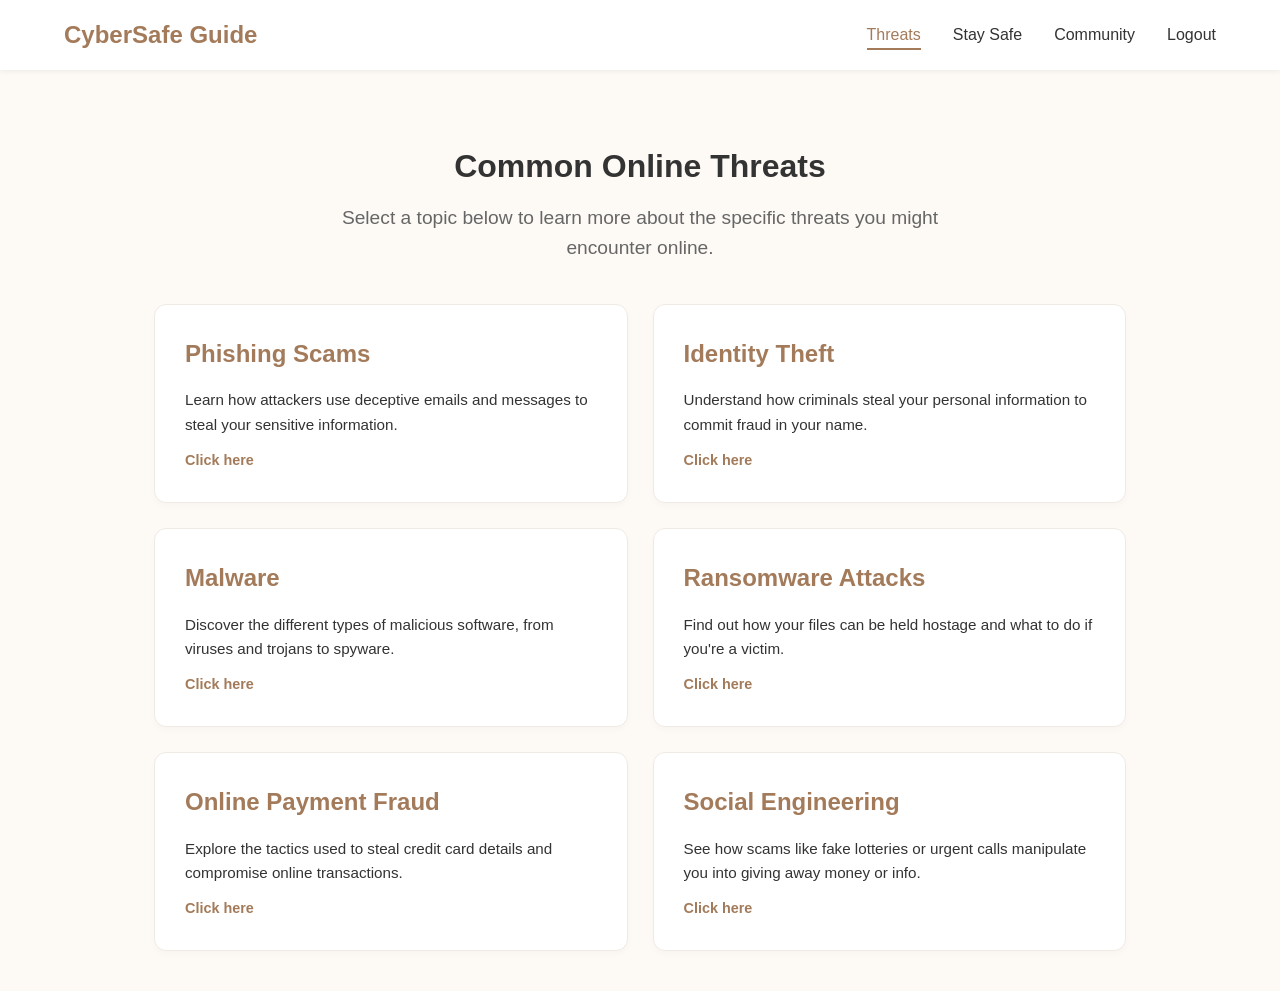
<file: frontend/pages/threats.html>
<!DOCTYPE html>
<html lang="en">
<head>
    <meta charset="UTF-8">
    <meta name="viewport" content="width=device-width, initial-scale=1.0">
    <title>Common Threats - CyberSafe Guide</title>
    <link rel="stylesheet" href="/frontend/css/style.css">
</head>
<body>
    <header>
        <nav class="main-nav">
            <div class="logo">CyberSafe Guide</div>
            <ul>
                <li><a href="threats.html" class="active">Threats</a></li>
                <li><a href="safety.html">Stay Safe</a></li>
                <li><a href="community.html">Community</a></li>
                <li><a href="index.html">Logout</a></li>
            </ul>
        </nav>
    </header>

    <main class="content-page">
        <h1>Common Online Threats</h1>
        <p class="subtitle">Select a topic below to learn more about the specific threats you might encounter online.</p>

        <div class="card-container">

            <!-- Phishing -->
            <a href="phishing.html" class="card-link">
                <div class="card">
                    <h2>Phishing Scams</h2>
                    <p>Learn how attackers use deceptive emails and messages to steal your sensitive information.</p>
                    <span class="card-cta">Click here</span>
                </div>
            </a>

            <!-- Identity Theft -->
            <a href="identity-theft.html" class="card-link">
                <div class="card">
                    <h2>Identity Theft</h2>
                    <p>Understand how criminals steal your personal information to commit fraud in your name.</p>
                    <span class="card-cta">Click here</span>
                </div>

            </a>

            <!-- Malware -->
            <a href="malware.html" class="card-link">
                <div class="card">
                    <h2>Malware</h2>
                    <p>Discover the different types of malicious software, from viruses and trojans to spyware.</p>
                    <span class="card-cta">Click here</span>
                </div>
            </a>

            <!-- Ransomware -->
            <a href="ransomware.html" class="card-link">
                <div class="card">
                    <h2>Ransomware Attacks</h2>
                    <p>Find out how your files can be held hostage and what to do if you're a victim.</p>
                    <span class="card-cta">Click here</span>
                </div>
            </a>

            <!-- Online Payment Fraud -->
            <a href="payment-fraud.html" class="card-link">
                <div class="card">
                    <h2>Online Payment Fraud</h2>
                    <p>Explore the tactics used to steal credit card details and compromise online transactions.</p>
                    <span class="card-cta">Click here</span>
                </div>
            </a>

            <!-- Social Engineering -->
            <a href="social-engineering.html" class="card-link">
                <div class="card">
                    <h2>Social Engineering</h2>
                    <p>See how scams like fake lotteries or urgent calls manipulate you into giving away money or info.</p>
                    <span class="card-cta">Click here</span>
                </div>
            </a>

        </div>
    </main>
</body>
</html>
</file>
<file: frontend/css/style.css>
/* --- VARIABLES & RESET --- */
:root {
    --primary-bg: #fdfaf6;
    --secondary-bg: #f0eae4;
    --accent-color: #a37b5a;
    --accent-hover: #8c6a4e;
    --text-main: #333333;
    --text-muted: #666666;
    --border-color: #e0d9d0;
    --white: #ffffff;
    --shadow-sm: 0 2px 5px rgba(0, 0, 0, 0.05);
    --shadow-md: 0 10px 30px rgba(0, 0, 0, 0.08);
    --transition: all 0.3s ease;
}

* {
    box-sizing: border-box;
}

body {
    font-family: 'Poppins', sans-serif;
    background-color: var(--primary-bg);
    margin: 0;
    color: var(--text-main);
    line-height: 1.6;
}

/* --- SHARED COMPONENTS --- */
.card {
    background-color: var(--white);
    border: 1px solid var(--border-color);
    border-radius: 12px;
    padding: 25px;
    transition: var(--transition);
}

.button {
    display: block;
    width: 100%;
    padding: 14px;
    border: none;
    border-radius: 8px;
    background-color: var(--accent-color);
    color: var(--white);
    font-size: 1.1em;
    font-weight: 600;
    text-align: center;
    text-decoration: none;
    cursor: pointer;
    transition: var(--transition);
}

.button:hover {
    background-color: var(--accent-hover);
    transform: translateY(-2px);
}

input, textarea {
    width: 100%;
    padding: 12px;
    margin-bottom: 18px;
    border: 1px solid var(--border-color);
    border-radius: 8px;
    font-family: inherit;
    font-size: 1em;
    background-color: var(--primary-bg);
    color: var(--text-main);
}

/* --- NAVIGATION --- */
.main-nav {
    display: flex;
    justify-content: space-between;
    align-items: center;
    padding: 1rem 5%;
    background-color: var(--white);
    box-shadow: var(--shadow-sm);
    position: fixed;
    top: 0;
    width: 100%;
    z-index: 1000;
}

.logo {
    font-size: 1.5em;
    font-weight: 600;
    color: var(--accent-color);
}

.main-nav ul {
    list-style: none;
    display: flex;
    gap: 2rem;
    margin: 0;
}

.main-nav ul li a {
    text-decoration: none;
    color: var(--text-main);
    padding-bottom: 5px;
    border-bottom: 2px solid transparent;
    transition: var(--transition);
}

.main-nav ul li a:hover, .main-nav ul li a.active {
    color: var(--accent-color);
    border-bottom-color: var(--accent-color);
}

/* --- LOGIN PAGE LAYOUT --- */
.login-page-body {
    display: flex;
    justify-content: center;
    align-items: center;
    min-height: 100vh;
    padding: 2rem;
}

.split-container {
    display: flex;
    width: 100%;
    max-width: 1000px;
    background-color: var(--white);
    border-radius: 12px;
    box-shadow: var(--shadow-md);
    overflow: hidden;
}

.welcome-section {
    flex: 1;
    background-color: var(--secondary-bg);
    padding: 50px;
    display: flex;
    flex-direction: column;
    justify-content: center;
}

.welcome-section h1 {
    color: var(--accent-color);
    font-size: 3em;
    margin-bottom: 15px;
    line-height: 1.1;
}

.form-section {
    flex: 1;
    padding: 50px;
    display: flex;
    justify-content: center;
    align-items: center;
}

.login-form {
    width: 100%;
    max-width: 350px;
}

/* --- CONTENT & GRID SYSTEM --- */
.content-page {
    padding: 120px 5% 40px;
    max-width: 1100px;
    margin: 0 auto;
}

.subtitle {
    font-size: 1.2em;
    color: var(--text-muted);
    max-width: 600px;
    margin: 0 auto 40px;
    text-align: center;
}

.card-container {
    display: grid;
    grid-template-columns: repeat(auto-fit, minmax(300px, 1fr));
    gap: 30px;
}

.card:hover {
    transform: translateY(-5px);
    box-shadow: 0 8px 20px rgba(0, 0, 0, 0.08);
}

/* --- BLOG & POSTS --- */
.single-post {
    max-width: 750px;
    margin: 0 auto;
    background-color: var(--white);
    padding: 40px;
    border-radius: 12px;
    border: 1px solid var(--border-color);
}

.post-meta {
    font-size: 0.9em;
    color: var(--text-muted);
    display: flex;
    gap: 15px;
    margin-bottom: 10px;
}

.scam-tag {
    background-color: var(--secondary-bg);
    color: var(--accent-color);
    padding: 4px 12px;
    border-radius: 20px;
    font-size: 0.8em;
    font-weight: 600;
}

/* --- COMMENT SYSTEM --- */
#comments {
    margin-top: 40px;
}

#comments .card {
    margin-bottom: 15px;
    border-left: 4px solid var(--accent-color);
}

.vote-section {
    display: flex;
    gap: 15px;
    align-items: center;
    margin-bottom: 10px;
    font-weight: 600;
}

.upvote { color: #4ade80; }
.downvote { color: #f87171; }

.comment-level-1 { margin-left: 30px; }
.comment-level-2 { margin-left: 60px; }
.comment-level-3 { margin-left: 90px; }

/* --- RESPONSIVE --- */
@media (max-width: 768px) {
    .split-container {
        flex-direction: column;
    }

    .welcome-section, .form-section {
        padding: 30px;
        text-align: center;
    }

    .welcome-section h1 {
        font-size: 2.2em;
    }

    .main-nav ul {
        display: none; /* Usually replaced by a burger menu */
    }

    .comment-level-1, .comment-level-2, .comment-level-3 {
        margin-left: 15px;
    }
}

/* Container for the grid */
.card-container {
    display: grid;
    grid-template-columns: repeat(auto-fit, minmax(320px, 1fr)); /* Matches the wide card look */
    gap: 25px;
    margin-top: 40px;
    text-align: left;
}

/* Individual Card Styling */
.card {
    background-color: #ffffff;
    border: 1px solid #f0eae4; /* Light border from your secondary-bg */
    border-radius: 12px;
    padding: 30px;
    box-shadow: 0 4px 6px rgba(0, 0, 0, 0.02); /* Very soft shadow as seen in image */
    transition: transform 0.3s ease, box-shadow 0.3s ease;
    display: flex;
    flex-direction: column;
}

.card:hover {
    transform: translateY(-5px);
    box-shadow: 0 12px 24px rgba(163, 123, 90, 0.1); /* Subtle glow using your accent color */
}

/* Card Typography */
.card h2 {
    color: var(--accent-color);
    font-size: 1.5em;
    margin-top: 0;
    margin-bottom: 15px;
    font-weight: 600;
}

.card p {
    color: var(--light-text);
    font-size: 0.95em;
    line-height: 1.6;
    margin: 0;
}

/* Link Wrapper (To make the whole card clickable) */
.card-link {
    text-decoration: none;
    color: inherit;
    display: block;
}

/* ================= COMMENTS CLEAN UI ================= */

#comments {
    margin-top: 20px;
}

/* Each comment */
#comments .card {
    position: relative;
    margin-bottom: 12px;
    padding: 14px 16px;
    background-color: #ffffff;
    border-radius: 10px;
    border: 1px solid var(--border-color);
    transition: 0.2s ease;
}

/* Subtle hover */
#comments .card:hover {
    background-color: #faf7f3;
}

/* Thread indentation */
.comment-level-0 { margin-left: 0px; }
.comment-level-1 { margin-left: 20px; }
.comment-level-2 { margin-left: 40px; }
.comment-level-3 { margin-left: 60px; }
.comment-level-4 { margin-left: 80px; }

/* Thread connector line (clean look) */
#comments .card::before {
    content: "";
    position: absolute;
    left: -10px;
    top: 10px;
    bottom: 10px;
    width: 2px;
    background-color: var(--border-color);
}

/* First level should not have line */
.comment-level-0::before {
    display: none;
}

/* ================= META ================= */
.post-meta {
    font-size: 0.8em;
    color: var(--light-text);
    display: flex;
    gap: 12px;
    margin-bottom: 6px;
}

/* ================= COMMENT TEXT ================= */
#comments p {
    margin: 6px 0 8px;
    line-height: 1.5;
}

/* ================= REPLY BUTTON ================= */

.reply-btn {
    display: inline-block;
    font-size: 0.85em;
    color: var(--accent-color);
    background: none;
    border: none;
    padding: 4px 0;
    cursor: pointer;
    font-weight: 600;
}

.reply-btn:hover {
    text-decoration: underline;
}

/* ================= REPLY BOX ================= */

.reply-box {
    margin-top: 8px;
}

.reply-box textarea {
    width: 100%;
    min-height: 60px;
    padding: 8px;
    border-radius: 6px;
    border: 1px solid var(--border-color);
    margin-bottom: 6px;
}

.reply-box button {
    width: auto;
    padding: 6px 12px;
    font-size: 0.85em;
}

/* Center main heading better */
.content-page h1 {
    text-align: center;
    margin-bottom: 10px;
}

.content-page .subtitle {
    text-align: center;
    margin-bottom: 40px;
}

/* Make card clickable */
.card-link {
    text-decoration: none;
    color: inherit;
}

/* CTA text */
.card-cta {
    display: inline-block;
    margin-top: 15px;
    font-size: 0.9em;
    font-weight: 600;
    color: var(--accent-color);
}

/* Hover effect (premium feel) */
.card:hover {
    transform: translateY(-5px);
    box-shadow: 0 10px 25px rgba(0, 0, 0, 0.08);
}

/* CTA hover */
.card:hover .card-cta {
    text-decoration: underline;
}

.card-link {
    text-decoration: none;
    color: inherit;
}

.card-cta {
    display: inline-block;
    margin-top: 12px;
    font-size: 0.9em;
    font-weight: 600;
    color: var(--accent-color);
    transition: 0.2s ease;
}

.card-cta:hover {
    text-decoration: underline;
}

.card:hover .card-cta {
    transform: translateX(4px);
}

/* Fix icon size inside tips */
.tip-icon svg {
    width: 28px;
    height: 28px;
}

.tip-icon svg {
    stroke: var(--accent-color);
}
</file>
